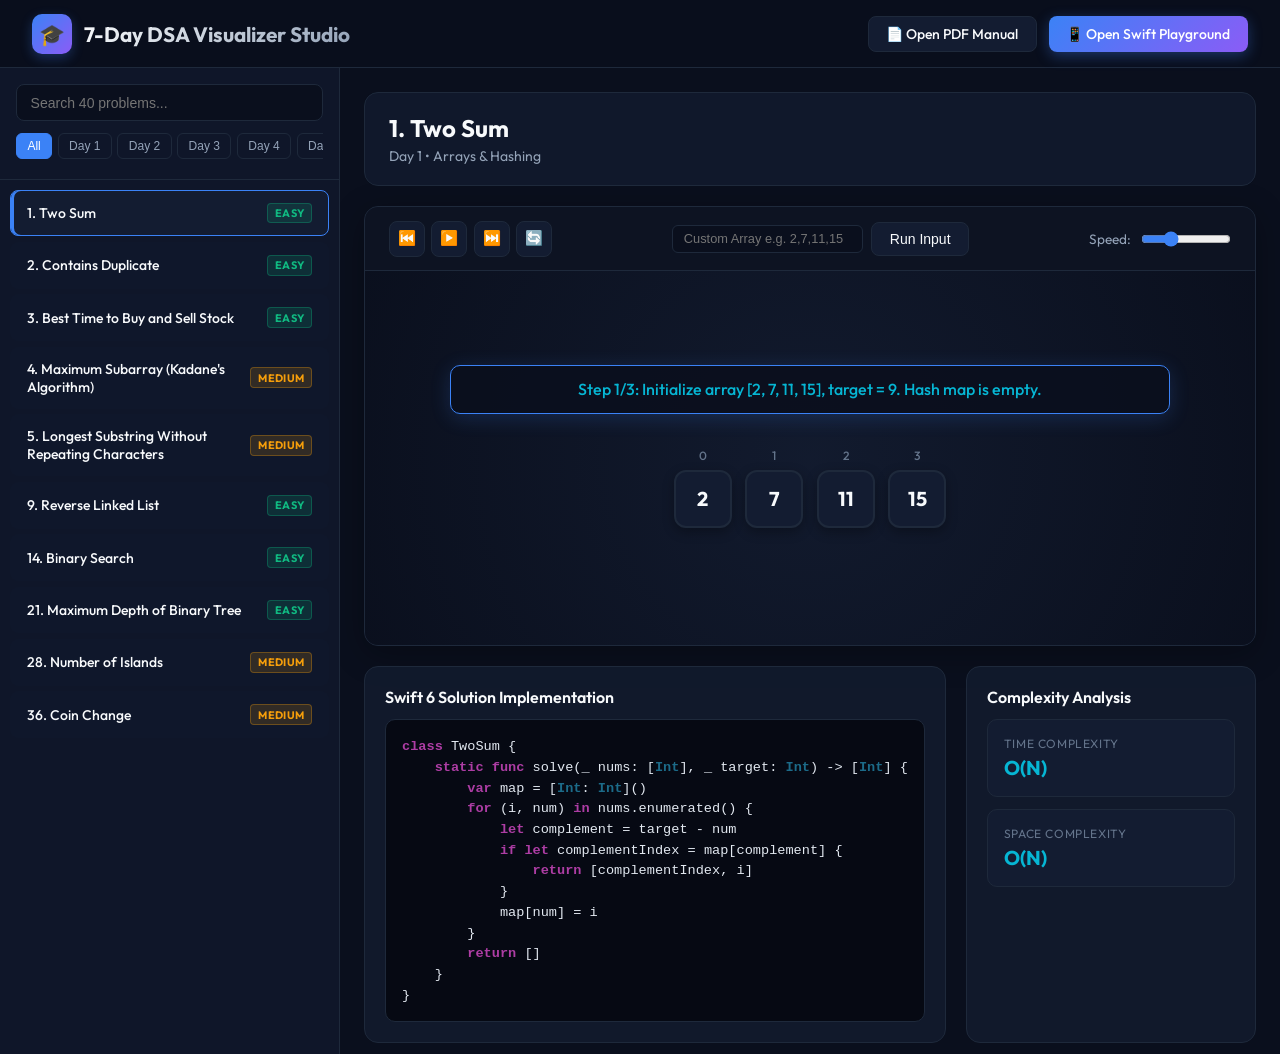
<file: index.html>
<!DOCTYPE html>
<html lang="en">
<head>
  <meta charset="UTF-8">
  <meta name="viewport" content="width=device-width, initial-scale=1.0">
  <title>7-Day DSA Interactive Visualizer Studio</title>
  <link rel="stylesheet" href="index.css">
</head>
<body>

  <!-- Header -->
  <header>
    <div class="brand">
      <div class="brand-logo">🎓</div>
      <div class="brand-title">7-Day DSA Visualizer Studio</div>
    </div>
    <div class="header-links">
      <a id="pdf-link" href="file:///Users/viralchauhan/Developer/Antigravity/DSA/Swift_7Day_DSA_Preparation_Guide.pdf" class="btn" target="_blank">
        📄 Open PDF Manual
      </a>
      <a id="playground-link" href="file:///Users/viralchauhan/Developer/Antigravity/DSA/WBD_7Day_DSAPrep.playground" class="btn btn-primary" target="_blank">
        📱 Open Swift Playground
      </a>
    </div>
  </header>

  <!-- App Layout -->
  <div class="app-container">

    <!-- Sidebar -->
    <aside class="sidebar">
      <div class="sidebar-header">
        <input type="text" id="search-input" class="search-box" placeholder="Search 40 problems...">
        <div class="day-filters">
          <button class="day-filter-btn active" onclick="renderProblemList('All')">All</button>
          <button class="day-filter-btn" onclick="renderProblemList('Day 1')">Day 1</button>
          <button class="day-filter-btn" onclick="renderProblemList('Day 2')">Day 2</button>
          <button class="day-filter-btn" onclick="renderProblemList('Day 3')">Day 3</button>
          <button class="day-filter-btn" onclick="renderProblemList('Day 4')">Day 4</button>
          <button class="day-filter-btn" onclick="renderProblemList('Day 5')">Day 5</button>
          <button class="day-filter-btn" onclick="renderProblemList('Day 6')">Day 6</button>
        </div>
      </div>
      <div class="problem-list" id="problem-list">
        <!-- Dynamically rendered problem list -->
      </div>
    </aside>

    <!-- Main Stage -->
    <main class="main-stage">

      <!-- Problem Header Card -->
      <section class="problem-header-card">
        <div>
          <h1 class="problem-info-title" id="problem-title">1. Two Sum</h1>
          <div class="problem-meta-tags">
            <span id="problem-category">Day 1 • Arrays & Hashing</span>
          </div>
        </div>
      </section>

      <!-- Visualizer Studio -->
      <section class="visualizer-card">
        <div class="visualizer-toolbar">
          <div class="player-controls">
            <button class="ctrl-btn" id="btn-back" title="Step Back">⏮️</button>
            <button class="ctrl-btn" id="btn-play" title="Play / Pause">▶️</button>
            <button class="ctrl-btn" id="btn-forward" title="Step Forward">⏭️</button>
            <button class="ctrl-btn" id="btn-reset" title="Reset">🔄</button>
          </div>
          <div class="custom-input-bar">
            <input type="text" id="custom-input-val" placeholder="Custom Array e.g. 2,7,11,15">
            <button class="btn" id="btn-run-custom">Run Input</button>
          </div>
          <div class="speed-control">
            <span>Speed:</span>
            <input type="range" id="speed-slider" min="500" max="2200" value="1000">
          </div>
        </div>
        <div class="canvas-area">
          <div class="step-explanation-banner" id="step-banner">
            Step 1: Initializing visualizer studio...
          </div>
          <div id="canvas-container" style="display:flex; flex-direction:column; align-items:center; width:100%;">
            <!-- Dynamically rendered visual elements (3D Arrays, Linked List Chains, SVG Trees, 2D Grids, DP Tables) -->
          </div>
        </div>
      </section>

      <!-- Code & Complexity Grid -->
      <section class="code-complexity-grid">
        <div class="code-card">
          <div class="card-title">
            <span>Swift 6 Solution Implementation</span>
          </div>
          <pre><code id="swift-code">// Swift code loads dynamically here</code></pre>
        </div>
        <div class="complexity-card">
          <div class="card-title">Complexity Analysis</div>
          <div class="metric-box">
            <div class="metric-label">Time Complexity</div>
            <div class="metric-val" id="time-complexity">O(N)</div>
          </div>
          <div class="metric-box">
            <div class="metric-label">Space Complexity</div>
            <div class="metric-val" id="space-complexity">O(N)</div>
          </div>
        </div>
      </section>

    </main>
  </div>

  <script src="app.js"></script>
</body>
</html>
</file>
<file: index.css>
@import url('https://fonts.googleapis.com/css2?family=Fira+Code:wght@400;500;600&family=Outfit:wght@300;400;500;600;700&display=swap');

:root {
  --bg-primary: #0A0F1D;
  --bg-secondary: #131C31;
  --bg-card: rgba(19, 28, 49, 0.75);
  --bg-card-hover: #1E2942;
  --accent-blue: #3B82F6;
  --accent-cyan: #06B6D4;
  --accent-emerald: #10B981;
  --accent-purple: #8B5CF6;
  --accent-pink: #EC4899;
  --accent-amber: #F59E0B;
  --accent-red: #EF4444;
  --text-primary: #F8FAFC;
  --text-secondary: #94A3B8;
  --text-muted: #64748B;
  --border-color: #1E293B;
  --border-highlight: #334155;
  
  --easy-color: #10B981;
  --medium-color: #F59E0B;
  --hard-color: #EF4444;
}

* {
  box-sizing: border-box;
  margin: 0;
  padding: 0;
}

body {
  font-family: 'Outfit', -apple-system, BlinkMacSystemFont, sans-serif;
  background-color: var(--bg-primary);
  color: var(--text-primary);
  min-height: 100vh;
  display: flex;
  flex-direction: column;
  overflow-x: hidden;
}

/* Header */
header {
  background: rgba(10, 15, 29, 0.85);
  backdrop-filter: blur(16px);
  border-bottom: 1px solid var(--border-color);
  padding: 0.85rem 2rem;
  display: flex;
  justify-content: space-between;
  align-items: center;
  position: sticky;
  top: 0;
  z-index: 100;
}

.brand {
  display: flex;
  align-items: center;
  gap: 0.75rem;
}

.brand-logo {
  width: 40px;
  height: 40px;
  background: linear-gradient(135deg, var(--accent-blue), var(--accent-purple));
  border-radius: 10px;
  display: flex;
  align-items: center;
  justify-content: center;
  font-size: 1.3rem;
  box-shadow: 0 4px 12px rgba(59, 130, 246, 0.3);
}

.brand-title {
  font-size: 1.3rem;
  font-weight: 700;
  background: linear-gradient(135deg, #F8FAFC, #94A3B8);
  -webkit-background-clip: text;
  -webkit-text-fill-color: transparent;
}

.header-links {
  display: flex;
  gap: 0.75rem;
}

.btn {
  display: inline-flex;
  align-items: center;
  gap: 0.5rem;
  padding: 0.5rem 1.1rem;
  border-radius: 8px;
  font-size: 0.875rem;
  font-weight: 500;
  text-decoration: none;
  cursor: pointer;
  transition: all 0.2s cubic-bezier(0.4, 0, 0.2, 1);
  border: 1px solid var(--border-color);
  background: var(--bg-secondary);
  color: var(--text-primary);
}

.btn:hover {
  background: var(--bg-card-hover);
  border-color: var(--accent-blue);
  transform: translateY(-2px);
}

.btn-primary {
  background: linear-gradient(135deg, var(--accent-blue), var(--accent-purple));
  border: none;
  color: white;
  box-shadow: 0 4px 14px rgba(59, 130, 246, 0.35);
}

.btn-primary:hover {
  opacity: 0.95;
  box-shadow: 0 6px 20px rgba(59, 130, 246, 0.5);
}

/* App Layout */
.app-container {
  display: grid;
  grid-template-columns: 340px 1fr;
  flex: 1;
  height: calc(100vh - 67px);
  overflow: hidden;
}

/* Sidebar */
.sidebar {
  background: rgba(19, 28, 49, 0.6);
  border-right: 1px solid var(--border-color);
  display: flex;
  flex-direction: column;
  height: 100%;
}

.sidebar-header {
  padding: 1rem;
  border-bottom: 1px solid var(--border-color);
  display: flex;
  flex-direction: column;
  gap: 0.75rem;
}

.search-box {
  width: 100%;
  padding: 0.6rem 0.85rem;
  background: var(--bg-primary);
  border: 1px solid var(--border-color);
  border-radius: 8px;
  color: var(--text-primary);
  font-size: 0.875rem;
  outline: none;
  transition: border-color 0.2s;
}

.search-box:focus {
  border-color: var(--accent-blue);
  box-shadow: 0 0 0 3px rgba(59, 130, 246, 0.2);
}

.day-filters {
  display: flex;
  gap: 0.35rem;
  overflow-x: auto;
  padding-bottom: 0.25rem;
}

.day-filter-btn {
  padding: 0.3rem 0.65rem;
  font-size: 0.75rem;
  font-weight: 500;
  border-radius: 6px;
  background: transparent;
  border: 1px solid var(--border-color);
  color: var(--text-secondary);
  cursor: pointer;
  white-space: nowrap;
  transition: all 0.15s;
}

.day-filter-btn.active, .day-filter-btn:hover {
  background: var(--accent-blue);
  color: white;
  border-color: var(--accent-blue);
}

.problem-list {
  flex: 1;
  overflow-y: auto;
  padding: 0.6rem;
}

.problem-item {
  padding: 0.75rem 1rem;
  border-radius: 8px;
  cursor: pointer;
  margin-bottom: 0.35rem;
  transition: all 0.2s ease;
  display: flex;
  justify-content: space-between;
  align-items: center;
  border: 1px solid transparent;
  background: rgba(19, 28, 49, 0.3);
}

.problem-item:hover {
  background: var(--bg-secondary);
  border-color: var(--border-highlight);
  transform: translateX(3px);
}

.problem-item.active {
  background: var(--bg-secondary);
  border-color: var(--accent-blue);
  box-shadow: inset 3px 0 0 var(--accent-blue);
}

.problem-title-text {
  font-size: 0.875rem;
  font-weight: 500;
}

.badge {
  font-size: 0.68rem;
  font-weight: 700;
  padding: 0.15rem 0.45rem;
  border-radius: 4px;
  text-transform: uppercase;
  letter-spacing: 0.03em;
}

.badge-easy { background: rgba(16, 185, 129, 0.15); color: var(--easy-color); border: 1px solid rgba(16, 185, 129, 0.3); }
.badge-medium { background: rgba(245, 158, 11, 0.15); color: var(--medium-color); border: 1px solid rgba(245, 158, 11, 0.3); }
.badge-hard { background: rgba(239, 68, 68, 0.15); color: var(--hard-color); border: 1px solid rgba(239, 68, 68, 0.3); }

/* Main Stage */
.main-stage {
  display: grid;
  grid-template-rows: auto 1fr auto;
  height: 100%;
  overflow-y: auto;
  padding: 1.5rem;
  gap: 1.25rem;
}

/* Header Card */
.problem-header-card {
  background: var(--bg-card);
  backdrop-filter: blur(12px);
  border: 1px solid var(--border-color);
  border-radius: 14px;
  padding: 1.25rem 1.5rem;
  display: flex;
  justify-content: space-between;
  align-items: center;
}

.problem-info-title {
  font-size: 1.5rem;
  font-weight: 700;
  margin-bottom: 0.25rem;
}

.problem-meta-tags {
  font-size: 0.875rem;
  color: var(--text-secondary);
}

/* Visualizer Studio */
.visualizer-card {
  background: var(--bg-card);
  border: 1px solid var(--border-color);
  border-radius: 14px;
  display: flex;
  flex-direction: column;
  min-height: 440px;
  overflow: hidden;
  box-shadow: 0 8px 32px rgba(0, 0, 0, 0.3);
}

.visualizer-toolbar {
  padding: 0.85rem 1.5rem;
  border-bottom: 1px solid var(--border-color);
  background: rgba(10, 15, 29, 0.6);
  display: flex;
  justify-content: space-between;
  align-items: center;
  gap: 1rem;
}

.player-controls {
  display: flex;
  align-items: center;
  gap: 0.4rem;
}

.ctrl-btn {
  background: var(--bg-secondary);
  border: 1px solid var(--border-color);
  color: var(--text-primary);
  width: 36px;
  height: 36px;
  border-radius: 8px;
  display: flex;
  align-items: center;
  justify-content: center;
  cursor: pointer;
  transition: all 0.2s ease;
  font-size: 0.9rem;
}

.ctrl-btn:hover {
  background: var(--accent-blue);
  border-color: var(--accent-blue);
  transform: scale(1.05);
}

.speed-control {
  display: flex;
  align-items: center;
  gap: 0.6rem;
  font-size: 0.85rem;
  color: var(--text-secondary);
}

.speed-control input {
  width: 90px;
  accent-color: var(--accent-blue);
}

/* Custom Input Bar */
.custom-input-bar {
  display: flex;
  align-items: center;
  gap: 0.5rem;
}

.custom-input-bar input {
  padding: 0.35rem 0.65rem;
  background: var(--bg-primary);
  border: 1px solid var(--border-color);
  border-radius: 6px;
  color: var(--text-primary);
  font-size: 0.8rem;
  outline: none;
}

/* Canvas Area */
.canvas-area {
  flex: 1;
  padding: 2rem;
  display: flex;
  flex-direction: column;
  align-items: center;
  justify-content: center;
  position: relative;
  background: radial-gradient(circle at center, rgba(19, 28, 49, 0.5) 0%, rgba(10, 15, 29, 0.95) 100%);
}

.step-explanation-banner {
  background: rgba(10, 15, 29, 0.9);
  border: 1px solid var(--accent-blue);
  border-radius: 10px;
  padding: 0.85rem 1.5rem;
  margin-bottom: 2rem;
  width: 100%;
  max-width: 720px;
  text-align: center;
  font-size: 1rem;
  font-weight: 500;
  color: var(--accent-cyan);
  box-shadow: 0 4px 20px rgba(59, 130, 246, 0.2);
  animation: slideIn 0.3s cubic-bezier(0.34, 1.56, 0.64, 1);
}

@keyframes slideIn {
  from { opacity: 0; transform: translateY(-8px); }
  to { opacity: 1; transform: translateY(0); }
}

/* 3D Array Block Visualization */
.array-container {
  display: flex;
  gap: 0.85rem;
  margin: 1.5rem 0;
  align-items: flex-end;
}

.array-box {
  width: 58px;
  height: 58px;
  background: var(--bg-secondary);
  border: 2px solid var(--border-color);
  border-radius: 12px;
  display: flex;
  flex-direction: column;
  align-items: center;
  justify-content: center;
  font-weight: 700;
  font-size: 1.25rem;
  position: relative;
  transition: all 0.4s cubic-bezier(0.34, 1.56, 0.64, 1);
  box-shadow: 0 4px 12px rgba(0, 0, 0, 0.3);
}

.array-box .idx-label {
  position: absolute;
  top: -24px;
  font-size: 0.75rem;
  color: var(--text-muted);
  font-weight: 500;
}

.array-box .pointer-tag {
  position: absolute;
  bottom: -30px;
  font-size: 0.75rem;
  font-weight: 700;
  padding: 0.15rem 0.5rem;
  border-radius: 6px;
  box-shadow: 0 2px 8px rgba(0, 0, 0, 0.3);
  animation: bouncePointer 0.4s cubic-bezier(0.34, 1.56, 0.64, 1);
}

@keyframes bouncePointer {
  0% { transform: translateY(6px); }
  100% { transform: translateY(0); }
}

.pointer-left { background: var(--accent-blue); color: white; }
.pointer-right { background: var(--accent-purple); color: white; }
.pointer-mid { background: var(--accent-amber); color: black; }
.pointer-active { background: var(--accent-cyan); color: black; }

.array-box.highlight {
  border-color: var(--accent-emerald);
  background: rgba(16, 185, 129, 0.25);
  transform: translateY(-8px) scale(1.08);
  box-shadow: 0 8px 24px rgba(16, 185, 129, 0.4);
}

.array-box.window {
  border-color: var(--accent-cyan);
  background: rgba(6, 182, 212, 0.2);
  box-shadow: 0 4px 16px rgba(6, 182, 212, 0.3);
}

/* Linked List Visualization */
.linkedlist-container {
  display: flex;
  align-items: center;
  gap: 0.5rem;
  margin: 1.5rem 0;
}

.node-box {
  width: 50px;
  height: 50px;
  background: var(--bg-secondary);
  border: 2px solid var(--accent-purple);
  border-radius: 50%;
  display: flex;
  align-items: center;
  justify-content: center;
  font-weight: 700;
  font-size: 1.1rem;
  position: relative;
}

.arrow-icon {
  font-size: 1.2rem;
  color: var(--text-muted);
}

/* Tree SVG Visualization */
.svg-tree-container {
  width: 100%;
  max-width: 500px;
  height: 240px;
}

/* 2D Grid Visualization (Islands / Oranges) */
.grid-matrix {
  display: grid;
  gap: 6px;
  margin: 1rem 0;
}

.grid-cell {
  width: 44px;
  height: 44px;
  border-radius: 8px;
  display: flex;
  align-items: center;
  justify-content: center;
  font-weight: 700;
  font-size: 1rem;
  border: 1px solid var(--border-color);
  transition: all 0.3s ease;
}

.cell-water { background: #0F172A; color: #334155; }
.cell-land { background: #065F46; color: #A7F3D0; border-color: #10B981; }
.cell-active { background: #F59E0B; color: black; transform: scale(1.1); box-shadow: 0 0 16px rgba(245, 158, 11, 0.6); }
.cell-rotten { background: #DC2626; color: white; border-color: #EF4444; }

/* Hash Map Cards */
.hashmap-container {
  display: flex;
  flex-direction: column;
  gap: 0.5rem;
  width: 100%;
  max-width: 460px;
  margin-top: 1rem;
}

.hashmap-row {
  display: flex;
  justify-content: space-between;
  background: var(--bg-secondary);
  padding: 0.6rem 1.25rem;
  border-radius: 8px;
  border: 1px solid var(--border-color);
  font-size: 0.875rem;
  box-shadow: 0 2px 8px rgba(0, 0, 0, 0.2);
}

/* Code & Complexity Grid */
.code-complexity-grid {
  display: grid;
  grid-template-columns: 1.6fr 1fr;
  gap: 1.25rem;
}

.code-card, .complexity-card {
  background: var(--bg-card);
  border: 1px solid var(--border-color);
  border-radius: 14px;
  padding: 1.25rem;
  display: flex;
  flex-direction: column;
}

.card-title {
  font-size: 1rem;
  font-weight: 600;
  margin-bottom: 0.75rem;
  display: flex;
  justify-content: space-between;
  align-items: center;
}

pre {
  font-family: 'Fira Code', monospace;
  font-size: 0.85rem;
  line-height: 1.45;
  background: #060913;
  border: 1px solid var(--border-color);
  border-radius: 10px;
  padding: 1rem;
  overflow-x: auto;
  color: #E2E8F0;
}

.kw { color: #AD3DA4; font-weight: 600; }
.type { color: #1C6B89; font-weight: 600; }
.num { color: #2E5AAC; font-weight: 600; }
.comment { color: #657B83; font-style: italic; }

.metric-box {
  background: var(--bg-secondary);
  border: 1px solid var(--border-color);
  border-radius: 10px;
  padding: 1rem;
  margin-bottom: 0.75rem;
}

.metric-label {
  font-size: 0.75rem;
  color: var(--text-muted);
  text-transform: uppercase;
  letter-spacing: 0.05em;
  margin-bottom: 0.25rem;
}

.metric-val {
  font-size: 1.25rem;
  font-weight: 700;
  color: var(--accent-cyan);
}
</file>
<file: Swift7DayDSA/index.css>
@import url('https://fonts.googleapis.com/css2?family=Fira+Code:wght@400;500;600&family=Outfit:wght@300;400;500;600;700&display=swap');

:root {
  --bg-primary: #0A0F1D;
  --bg-secondary: #131C31;
  --bg-card: rgba(19, 28, 49, 0.75);
  --bg-card-hover: #1E2942;
  --accent-blue: #3B82F6;
  --accent-cyan: #06B6D4;
  --accent-emerald: #10B981;
  --accent-purple: #8B5CF6;
  --accent-pink: #EC4899;
  --accent-amber: #F59E0B;
  --accent-red: #EF4444;
  --text-primary: #F8FAFC;
  --text-secondary: #94A3B8;
  --text-muted: #64748B;
  --border-color: #1E293B;
  --border-highlight: #334155;
  
  --easy-color: #10B981;
  --medium-color: #F59E0B;
  --hard-color: #EF4444;
}

* {
  box-sizing: border-box;
  margin: 0;
  padding: 0;
}

body {
  font-family: 'Outfit', -apple-system, BlinkMacSystemFont, sans-serif;
  background-color: var(--bg-primary);
  color: var(--text-primary);
  min-height: 100vh;
  display: flex;
  flex-direction: column;
  overflow-x: hidden;
}

/* Header */
header {
  background: rgba(10, 15, 29, 0.85);
  backdrop-filter: blur(16px);
  border-bottom: 1px solid var(--border-color);
  padding: 0.85rem 2rem;
  display: flex;
  justify-content: space-between;
  align-items: center;
  position: sticky;
  top: 0;
  z-index: 100;
}

.brand {
  display: flex;
  align-items: center;
  gap: 0.75rem;
}

.brand-logo {
  width: 40px;
  height: 40px;
  background: linear-gradient(135deg, var(--accent-blue), var(--accent-purple));
  border-radius: 10px;
  display: flex;
  align-items: center;
  justify-content: center;
  font-size: 1.3rem;
  box-shadow: 0 4px 12px rgba(59, 130, 246, 0.3);
}

.brand-title {
  font-size: 1.3rem;
  font-weight: 700;
  background: linear-gradient(135deg, #F8FAFC, #94A3B8);
  -webkit-background-clip: text;
  -webkit-text-fill-color: transparent;
}

.header-links {
  display: flex;
  gap: 0.75rem;
}

.btn {
  display: inline-flex;
  align-items: center;
  gap: 0.5rem;
  padding: 0.5rem 1.1rem;
  border-radius: 8px;
  font-size: 0.875rem;
  font-weight: 500;
  text-decoration: none;
  cursor: pointer;
  transition: all 0.2s cubic-bezier(0.4, 0, 0.2, 1);
  border: 1px solid var(--border-color);
  background: var(--bg-secondary);
  color: var(--text-primary);
}

.btn:hover {
  background: var(--bg-card-hover);
  border-color: var(--accent-blue);
  transform: translateY(-2px);
}

.btn-primary {
  background: linear-gradient(135deg, var(--accent-blue), var(--accent-purple));
  border: none;
  color: white;
  box-shadow: 0 4px 14px rgba(59, 130, 246, 0.35);
}

.btn-primary:hover {
  opacity: 0.95;
  box-shadow: 0 6px 20px rgba(59, 130, 246, 0.5);
}

/* App Layout */
.app-container {
  display: grid;
  grid-template-columns: 340px 1fr;
  flex: 1;
  height: calc(100vh - 67px);
  overflow: hidden;
}

/* Sidebar */
.sidebar {
  background: rgba(19, 28, 49, 0.6);
  border-right: 1px solid var(--border-color);
  display: flex;
  flex-direction: column;
  height: 100%;
}

.sidebar-header {
  padding: 1rem;
  border-bottom: 1px solid var(--border-color);
  display: flex;
  flex-direction: column;
  gap: 0.75rem;
}

.search-box {
  width: 100%;
  padding: 0.6rem 0.85rem;
  background: var(--bg-primary);
  border: 1px solid var(--border-color);
  border-radius: 8px;
  color: var(--text-primary);
  font-size: 0.875rem;
  outline: none;
  transition: border-color 0.2s;
}

.search-box:focus {
  border-color: var(--accent-blue);
  box-shadow: 0 0 0 3px rgba(59, 130, 246, 0.2);
}

.day-filters {
  display: flex;
  gap: 0.35rem;
  overflow-x: auto;
  padding-bottom: 0.25rem;
}

.day-filter-btn {
  padding: 0.3rem 0.65rem;
  font-size: 0.75rem;
  font-weight: 500;
  border-radius: 6px;
  background: transparent;
  border: 1px solid var(--border-color);
  color: var(--text-secondary);
  cursor: pointer;
  white-space: nowrap;
  transition: all 0.15s;
}

.day-filter-btn.active, .day-filter-btn:hover {
  background: var(--accent-blue);
  color: white;
  border-color: var(--accent-blue);
}

.problem-list {
  flex: 1;
  overflow-y: auto;
  padding: 0.6rem;
}

.problem-item {
  padding: 0.75rem 1rem;
  border-radius: 8px;
  cursor: pointer;
  margin-bottom: 0.35rem;
  transition: all 0.2s ease;
  display: flex;
  justify-content: space-between;
  align-items: center;
  border: 1px solid transparent;
  background: rgba(19, 28, 49, 0.3);
}

.problem-item:hover {
  background: var(--bg-secondary);
  border-color: var(--border-highlight);
  transform: translateX(3px);
}

.problem-item.active {
  background: var(--bg-secondary);
  border-color: var(--accent-blue);
  box-shadow: inset 3px 0 0 var(--accent-blue);
}

.problem-title-text {
  font-size: 0.875rem;
  font-weight: 500;
}

.badge {
  font-size: 0.68rem;
  font-weight: 700;
  padding: 0.15rem 0.45rem;
  border-radius: 4px;
  text-transform: uppercase;
  letter-spacing: 0.03em;
}

.badge-easy { background: rgba(16, 185, 129, 0.15); color: var(--easy-color); border: 1px solid rgba(16, 185, 129, 0.3); }
.badge-medium { background: rgba(245, 158, 11, 0.15); color: var(--medium-color); border: 1px solid rgba(245, 158, 11, 0.3); }
.badge-hard { background: rgba(239, 68, 68, 0.15); color: var(--hard-color); border: 1px solid rgba(239, 68, 68, 0.3); }

/* Main Stage */
.main-stage {
  display: grid;
  grid-template-rows: auto 1fr auto;
  height: 100%;
  overflow-y: auto;
  padding: 1.5rem;
  gap: 1.25rem;
}

/* Header Card */
.problem-header-card {
  background: var(--bg-card);
  backdrop-filter: blur(12px);
  border: 1px solid var(--border-color);
  border-radius: 14px;
  padding: 1.25rem 1.5rem;
  display: flex;
  justify-content: space-between;
  align-items: center;
}

.problem-info-title {
  font-size: 1.5rem;
  font-weight: 700;
  margin-bottom: 0.25rem;
}

.problem-meta-tags {
  font-size: 0.875rem;
  color: var(--text-secondary);
}

/* Visualizer Studio */
.visualizer-card {
  background: var(--bg-card);
  border: 1px solid var(--border-color);
  border-radius: 14px;
  display: flex;
  flex-direction: column;
  min-height: 440px;
  overflow: hidden;
  box-shadow: 0 8px 32px rgba(0, 0, 0, 0.3);
}

.visualizer-toolbar {
  padding: 0.85rem 1.5rem;
  border-bottom: 1px solid var(--border-color);
  background: rgba(10, 15, 29, 0.6);
  display: flex;
  justify-content: space-between;
  align-items: center;
  gap: 1rem;
}

.player-controls {
  display: flex;
  align-items: center;
  gap: 0.4rem;
}

.ctrl-btn {
  background: var(--bg-secondary);
  border: 1px solid var(--border-color);
  color: var(--text-primary);
  width: 36px;
  height: 36px;
  border-radius: 8px;
  display: flex;
  align-items: center;
  justify-content: center;
  cursor: pointer;
  transition: all 0.2s ease;
  font-size: 0.9rem;
}

.ctrl-btn:hover {
  background: var(--accent-blue);
  border-color: var(--accent-blue);
  transform: scale(1.05);
}

.speed-control {
  display: flex;
  align-items: center;
  gap: 0.6rem;
  font-size: 0.85rem;
  color: var(--text-secondary);
}

.speed-control input {
  width: 90px;
  accent-color: var(--accent-blue);
}

/* Custom Input Bar */
.custom-input-bar {
  display: flex;
  align-items: center;
  gap: 0.5rem;
}

.custom-input-bar input {
  padding: 0.35rem 0.65rem;
  background: var(--bg-primary);
  border: 1px solid var(--border-color);
  border-radius: 6px;
  color: var(--text-primary);
  font-size: 0.8rem;
  outline: none;
}

/* Canvas Area */
.canvas-area {
  flex: 1;
  padding: 2rem;
  display: flex;
  flex-direction: column;
  align-items: center;
  justify-content: center;
  position: relative;
  background: radial-gradient(circle at center, rgba(19, 28, 49, 0.5) 0%, rgba(10, 15, 29, 0.95) 100%);
}

.step-explanation-banner {
  background: rgba(10, 15, 29, 0.9);
  border: 1px solid var(--accent-blue);
  border-radius: 10px;
  padding: 0.85rem 1.5rem;
  margin-bottom: 2rem;
  width: 100%;
  max-width: 720px;
  text-align: center;
  font-size: 1rem;
  font-weight: 500;
  color: var(--accent-cyan);
  box-shadow: 0 4px 20px rgba(59, 130, 246, 0.2);
  animation: slideIn 0.3s cubic-bezier(0.34, 1.56, 0.64, 1);
}

@keyframes slideIn {
  from { opacity: 0; transform: translateY(-8px); }
  to { opacity: 1; transform: translateY(0); }
}

/* 3D Array Block Visualization */
.array-container {
  display: flex;
  gap: 0.85rem;
  margin: 1.5rem 0;
  align-items: flex-end;
}

.array-box {
  width: 58px;
  height: 58px;
  background: var(--bg-secondary);
  border: 2px solid var(--border-color);
  border-radius: 12px;
  display: flex;
  flex-direction: column;
  align-items: center;
  justify-content: center;
  font-weight: 700;
  font-size: 1.25rem;
  position: relative;
  transition: all 0.4s cubic-bezier(0.34, 1.56, 0.64, 1);
  box-shadow: 0 4px 12px rgba(0, 0, 0, 0.3);
}

.array-box .idx-label {
  position: absolute;
  top: -24px;
  font-size: 0.75rem;
  color: var(--text-muted);
  font-weight: 500;
}

.array-box .pointer-tag {
  position: absolute;
  bottom: -30px;
  font-size: 0.75rem;
  font-weight: 700;
  padding: 0.15rem 0.5rem;
  border-radius: 6px;
  box-shadow: 0 2px 8px rgba(0, 0, 0, 0.3);
  animation: bouncePointer 0.4s cubic-bezier(0.34, 1.56, 0.64, 1);
}

@keyframes bouncePointer {
  0% { transform: translateY(6px); }
  100% { transform: translateY(0); }
}

.pointer-left { background: var(--accent-blue); color: white; }
.pointer-right { background: var(--accent-purple); color: white; }
.pointer-mid { background: var(--accent-amber); color: black; }
.pointer-active { background: var(--accent-cyan); color: black; }

.array-box.highlight {
  border-color: var(--accent-emerald);
  background: rgba(16, 185, 129, 0.25);
  transform: translateY(-8px) scale(1.08);
  box-shadow: 0 8px 24px rgba(16, 185, 129, 0.4);
}

.array-box.window {
  border-color: var(--accent-cyan);
  background: rgba(6, 182, 212, 0.2);
  box-shadow: 0 4px 16px rgba(6, 182, 212, 0.3);
}

/* Linked List Visualization */
.linkedlist-container {
  display: flex;
  align-items: center;
  gap: 0.5rem;
  margin: 1.5rem 0;
}

.node-box {
  width: 50px;
  height: 50px;
  background: var(--bg-secondary);
  border: 2px solid var(--accent-purple);
  border-radius: 50%;
  display: flex;
  align-items: center;
  justify-content: center;
  font-weight: 700;
  font-size: 1.1rem;
  position: relative;
}

.arrow-icon {
  font-size: 1.2rem;
  color: var(--text-muted);
}

/* Tree SVG Visualization */
.svg-tree-container {
  width: 100%;
  max-width: 500px;
  height: 240px;
}

/* 2D Grid Visualization (Islands / Oranges) */
.grid-matrix {
  display: grid;
  gap: 6px;
  margin: 1rem 0;
}

.grid-cell {
  width: 44px;
  height: 44px;
  border-radius: 8px;
  display: flex;
  align-items: center;
  justify-content: center;
  font-weight: 700;
  font-size: 1rem;
  border: 1px solid var(--border-color);
  transition: all 0.3s ease;
}

.cell-water { background: #0F172A; color: #334155; }
.cell-land { background: #065F46; color: #A7F3D0; border-color: #10B981; }
.cell-active { background: #F59E0B; color: black; transform: scale(1.1); box-shadow: 0 0 16px rgba(245, 158, 11, 0.6); }
.cell-rotten { background: #DC2626; color: white; border-color: #EF4444; }

/* Hash Map Cards */
.hashmap-container {
  display: flex;
  flex-direction: column;
  gap: 0.5rem;
  width: 100%;
  max-width: 460px;
  margin-top: 1rem;
}

.hashmap-row {
  display: flex;
  justify-content: space-between;
  background: var(--bg-secondary);
  padding: 0.6rem 1.25rem;
  border-radius: 8px;
  border: 1px solid var(--border-color);
  font-size: 0.875rem;
  box-shadow: 0 2px 8px rgba(0, 0, 0, 0.2);
}

/* Code & Complexity Grid */
.code-complexity-grid {
  display: grid;
  grid-template-columns: 1.6fr 1fr;
  gap: 1.25rem;
}

.code-card, .complexity-card {
  background: var(--bg-card);
  border: 1px solid var(--border-color);
  border-radius: 14px;
  padding: 1.25rem;
  display: flex;
  flex-direction: column;
}

.card-title {
  font-size: 1rem;
  font-weight: 600;
  margin-bottom: 0.75rem;
  display: flex;
  justify-content: space-between;
  align-items: center;
}

pre {
  font-family: 'Fira Code', monospace;
  font-size: 0.85rem;
  line-height: 1.45;
  background: #060913;
  border: 1px solid var(--border-color);
  border-radius: 10px;
  padding: 1rem;
  overflow-x: auto;
  color: #E2E8F0;
}

.kw { color: #AD3DA4; font-weight: 600; }
.type { color: #1C6B89; font-weight: 600; }
.num { color: #2E5AAC; font-weight: 600; }
.comment { color: #657B83; font-style: italic; }

.metric-box {
  background: var(--bg-secondary);
  border: 1px solid var(--border-color);
  border-radius: 10px;
  padding: 1rem;
  margin-bottom: 0.75rem;
}

.metric-label {
  font-size: 0.75rem;
  color: var(--text-muted);
  text-transform: uppercase;
  letter-spacing: 0.05em;
  margin-bottom: 0.25rem;
}

.metric-val {
  font-size: 1.25rem;
  font-weight: 700;
  color: var(--accent-cyan);
}
</file>
